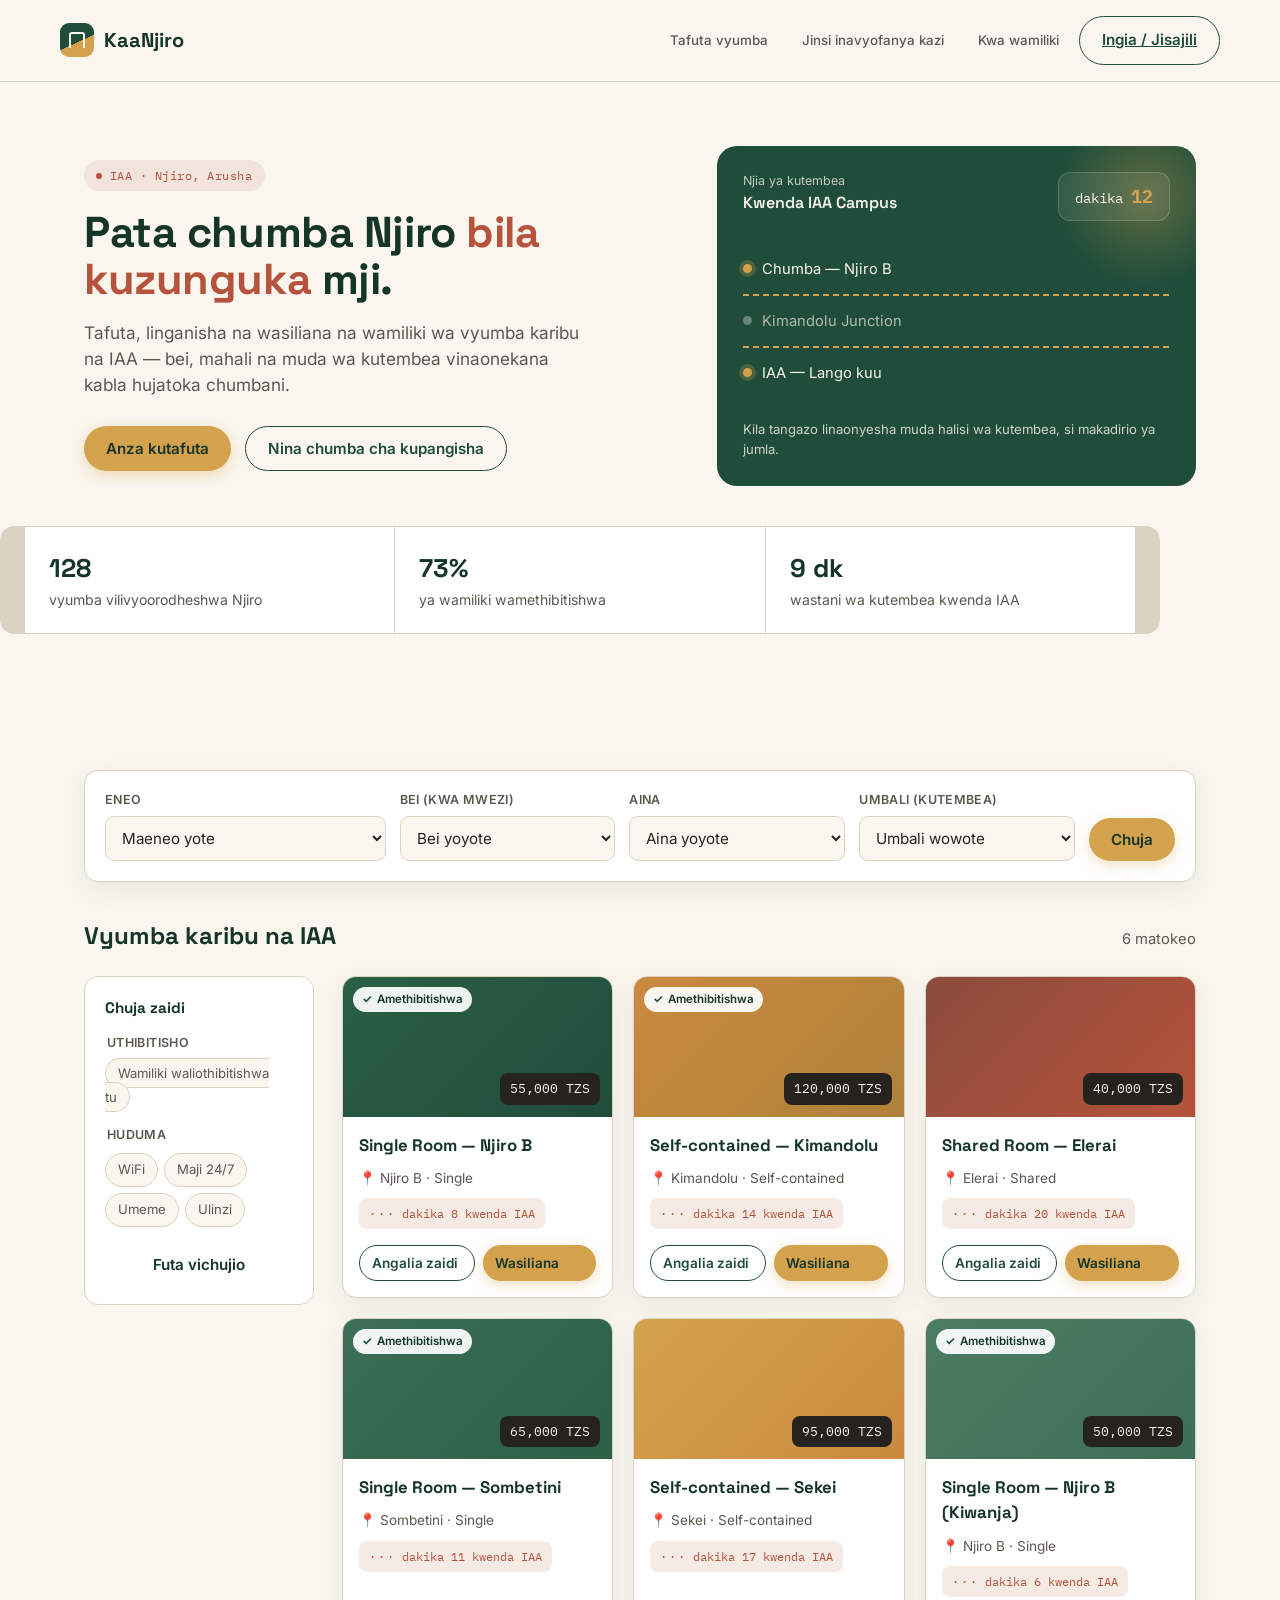
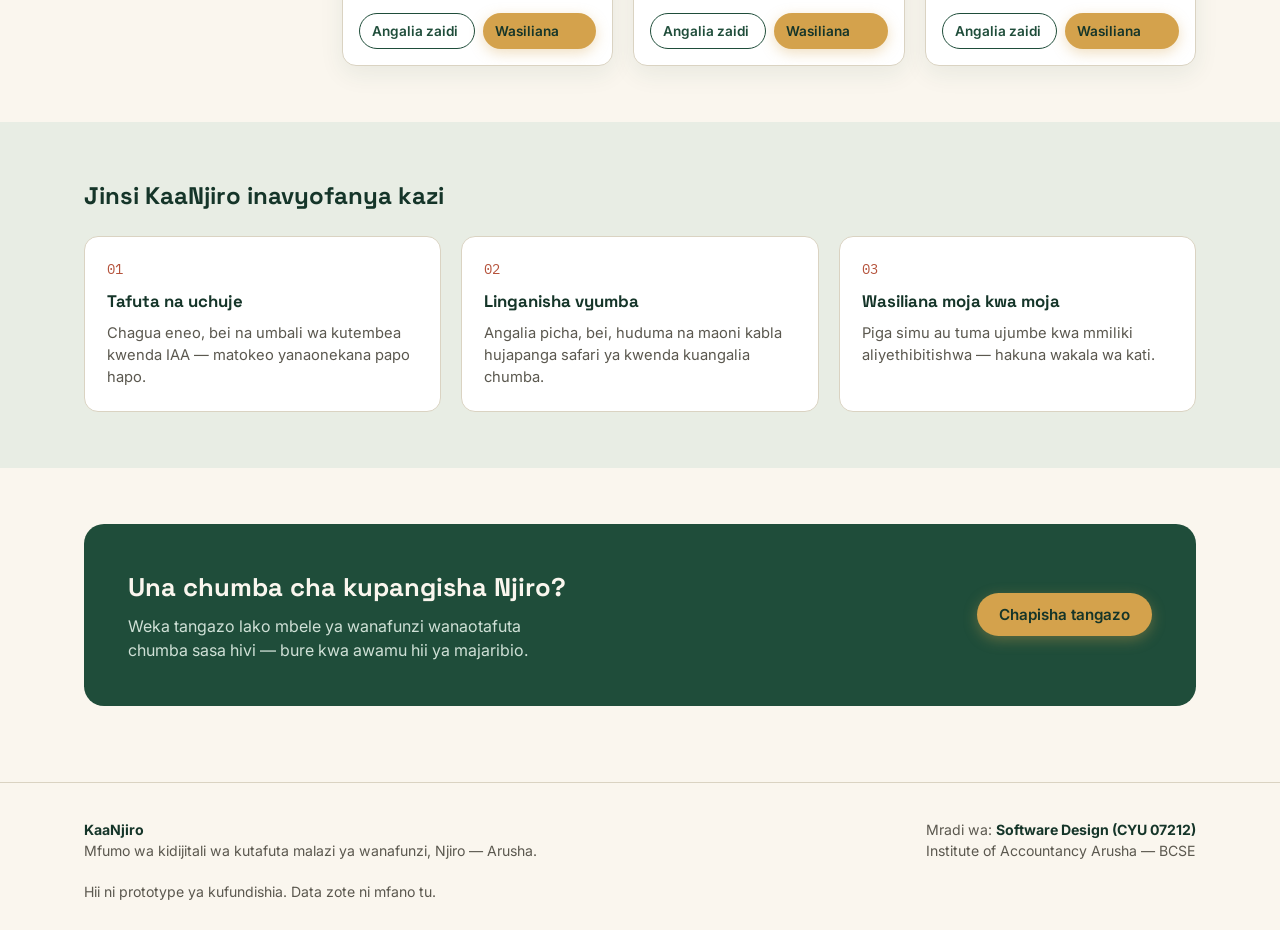
<file: index.html>
<!DOCTYPE html>
<html lang="sw">
<head>
<meta charset="UTF-8">
<meta name="viewport" content="width=device-width, initial-scale=1.0">
<title>KaaNjiro — Pata chumba, kaa karibu</title>
<link rel="preconnect" href="https://fonts.googleapis.com">
<link href="https://fonts.googleapis.com/css2?family=Space+Grotesk:wght@400;500;600;700&family=Inter:wght@400;500;600&family=IBM+Plex+Mono:wght@500;600&display=swap" rel="stylesheet">
<style>
  :root{
    --forest:#1F4D3A;
    --forest-dark:#153529;
    --gold:#D4A24C;
    --gold-dark:#B0813A;
    --soil:#B5533C;
    --cream:#FAF6EE;
    --sage:#E8EDE4;
    --ink:#26231F;
    --ink-soft:#5B584F;
    --line:#DAD3C2;
    --white:#FFFFFF;
    --radius:14px;
    --shadow: 0 8px 24px rgba(31,77,58,0.08);
  }
  *{box-sizing:border-box;}
  html{scroll-behavior:smooth;}
  body{
    margin:0;
    background:var(--cream);
    color:var(--ink);
    font-family:'Inter', sans-serif;
    font-size:16px;
    line-height:1.5;
  }
  h1,h2,h3,.display{
    font-family:'Space Grotesk', sans-serif;
    color:var(--forest-dark);
    margin:0;
  }
  .mono{ font-family:'IBM Plex Mono', monospace; }
  a{color:inherit;}
  button{font-family:inherit; cursor:pointer;}
  img{max-width:100%; display:block;}
  :focus-visible{ outline:3px solid var(--gold); outline-offset:2px; }
  @media (prefers-reduced-motion: reduce){
    *{ animation:none !important; transition:none !important; }
  }

  /* ---------- Layout shells ---------- */
  .wrap{max-width:1160px; margin:0 auto; padding:0 24px;}
  .btn{
    display:inline-flex; align-items:center; gap:8px;
    padding:12px 22px; border-radius:999px; border:none;
    font-weight:600; font-size:0.95rem; transition:transform .15s ease, box-shadow .15s ease;
  }
  .btn:hover{ transform:translateY(-1px); }
  .btn-primary{ background:var(--gold); color:var(--forest-dark); box-shadow:0 4px 14px rgba(212,162,76,0.35);}
  .btn-primary:hover{ background:var(--gold-dark); }
  .btn-outline{ background:transparent; border:1.5px solid var(--forest); color:var(--forest);}
  .btn-outline:hover{ background:var(--forest); color:var(--white);}
  .btn-ghost{ background:transparent; color:var(--forest-dark); padding:10px 14px;}
  .btn-block{ width:100%; justify-content:center; }

  /* ---------- Header ---------- */
  header{
    position:sticky; top:0; z-index:40;
    background:rgba(250,246,238,0.92); backdrop-filter:blur(6px);
    border-bottom:1px solid var(--line);
  }
  .nav{ display:flex; align-items:center; justify-content:space-between; padding:16px 0;}
  .logo{ display:flex; align-items:center; gap:10px; font-family:'Space Grotesk'; font-weight:700; font-size:1.25rem; color:var(--forest-dark);}
  .logo-mark{
    width:34px; height:34px; border-radius:9px;
    background:linear-gradient(155deg, var(--forest) 55%, var(--gold) 55%);
    position:relative; flex-shrink:0;
  }
  .logo-mark::after{
    content:""; position:absolute; inset:9px; border:2px solid var(--cream);
    border-bottom:none; border-radius:3px 3px 0 0;
  }
  .navlinks{ display:flex; align-items:center; gap:6px; }
  .navlinks button.link{ background:none; border:none; padding:10px 14px; font-weight:500; color:var(--ink-soft); border-radius:8px; }
  .navlinks button.link:hover{ background:var(--sage); color:var(--forest-dark); }

  /* ---------- Hero ---------- */
  .hero{ padding:64px 0 32px; }
  .hero-grid{ display:grid; grid-template-columns:1.1fr 0.9fr; gap:48px; align-items:center; }
  .eyebrow{
    display:inline-flex; align-items:center; gap:8px;
    font-family:'IBM Plex Mono'; font-size:0.78rem; letter-spacing:.04em;
    color:var(--soil); background:#F3E3DD; padding:6px 12px; border-radius:999px; margin-bottom:18px;
  }
  .eyebrow .dot{ width:6px; height:6px; border-radius:50%; background:var(--soil); }
  h1.hero-title{ font-size:2.7rem; line-height:1.08; font-weight:700; letter-spacing:-0.01em; }
  h1.hero-title em{ font-style:normal; color:var(--soil); }
  .hero-sub{ color:var(--ink-soft); font-size:1.08rem; margin:18px 0 28px; max-width:46ch;}
  .hero-actions{ display:flex; gap:14px; }

  .route-illustration{
    position:relative; background:var(--forest); border-radius:20px; padding:26px;
    color:var(--cream); overflow:hidden; min-height:340px; display:flex; flex-direction:column; justify-content:space-between;
  }
  .route-illustration::before{
    content:""; position:absolute; right:-40px; top:-40px; width:180px; height:180px;
    background:radial-gradient(circle, rgba(212,162,76,0.35), transparent 70%);
  }
  .route-card-top{ display:flex; justify-content:space-between; align-items:flex-start; position:relative; z-index:1;}
  .route-card-top .campus{ font-family:'Space Grotesk'; font-weight:600; }
  .route-path{ position:relative; margin:18px 0; z-index:1; }
  .route-line{
    height:2px; background-image:linear-gradient(to right, var(--gold) 60%, transparent 0%);
    background-size:10px 2px; background-repeat:repeat-x; margin:14px 0;
  }
  .route-stop{ display:flex; align-items:center; gap:10px; font-size:0.92rem; }
  .route-stop .pin{ width:9px; height:9px; border-radius:50%; background:var(--gold); flex-shrink:0; box-shadow:0 0 0 4px rgba(212,162,76,0.25);}
  .route-stop.dim{ opacity:.65; }
  .route-badge{
    position:relative; z-index:1; align-self:flex-start;
    background:rgba(255,255,255,0.08); border:1px solid rgba(255,255,255,0.18);
    padding:10px 16px; border-radius:12px; font-family:'IBM Plex Mono'; font-size:0.85rem;
  }
  .route-badge b{ color:var(--gold); font-size:1.15rem; }

  /* ---------- Stats strip ---------- */
  .stats{ display:grid; grid-template-columns:repeat(3,1fr); gap:1px; background:var(--line); border:1px solid var(--line); border-radius:14px; overflow:hidden; margin:40px 0 8px;}
  .stat{ background:var(--white); padding:22px 24px; }
  .stat b{ display:block; font-family:'Space Grotesk'; font-size:1.6rem; color:var(--forest-dark);}
  .stat span{ color:var(--ink-soft); font-size:0.88rem; }

  /* ---------- Search panel ---------- */
  .search-panel{
    background:var(--white); border:1px solid var(--line); border-radius:var(--radius);
    padding:20px; margin-top:40px; box-shadow:var(--shadow);
    display:grid; grid-template-columns:1.3fr 1fr 1fr 1fr auto; gap:14px; align-items:end;
  }
  .field label{ display:block; font-size:0.78rem; font-weight:600; color:var(--ink-soft); margin-bottom:6px; text-transform:uppercase; letter-spacing:.03em;}
  .field select, .field input{
    width:100%; padding:11px 12px; border-radius:9px; border:1px solid var(--line);
    background:var(--cream); font-family:inherit; font-size:0.95rem; color:var(--ink);
  }
  .field select:focus, .field input:focus{ border-color:var(--forest); background:var(--white); }

  /* ---------- Listings section ---------- */
  .section{ padding:56px 0; }
  .section-head{ display:flex; justify-content:space-between; align-items:baseline; margin-bottom:22px; }
  .section-head h2{ font-size:1.5rem; }
  .result-count{ color:var(--ink-soft); font-size:0.92rem; }

  .listings-layout{ display:grid; grid-template-columns:230px 1fr; gap:28px; align-items:start; }
  .filters{ background:var(--white); border:1px solid var(--line); border-radius:var(--radius); padding:20px; position:sticky; top:90px; }
  .filters h3{ font-size:0.95rem; margin-bottom:14px; }
  .filter-group{ margin-bottom:18px; }
  .filter-group legend{ font-size:0.78rem; font-weight:600; color:var(--ink-soft); text-transform:uppercase; letter-spacing:.03em; margin-bottom:8px;}
  .chip-row{ display:flex; flex-wrap:wrap; gap:6px; }
  .chip{
    border:1px solid var(--line); background:var(--cream); border-radius:999px;
    padding:6px 12px; font-size:0.82rem; color:var(--ink-soft); user-select:none;
  }
  .chip input{ display:none; }
  .chip.active, .chip:has(input:checked){ background:var(--forest); color:var(--white); border-color:var(--forest); }

  .grid{ display:grid; grid-template-columns:repeat(3, 1fr); gap:20px; }
  .card{
    background:var(--white); border:1px solid var(--line); border-radius:var(--radius);
    overflow:hidden; box-shadow:var(--shadow); display:flex; flex-direction:column;
    transition:transform .15s ease, box-shadow .15s ease;
  }
  .card:hover{ transform:translateY(-3px); box-shadow:0 14px 28px rgba(31,77,58,0.14); }
  .card-art{
    height:140px; position:relative; display:flex; align-items:flex-end; padding:12px;
  }
  .card-art .badge-verified{
    position:absolute; top:10px; left:10px; background:rgba(255,255,255,0.92); color:var(--forest-dark);
    font-size:0.72rem; font-weight:600; padding:4px 9px; border-radius:999px; display:flex; align-items:center; gap:5px;
  }
  .card-art .badge-verified::before{ content:"✓"; color:var(--forest); font-weight:700; }
  .card-art .price-tag{
    background:var(--ink); color:var(--cream); font-family:'IBM Plex Mono'; font-size:0.82rem;
    padding:6px 10px; border-radius:8px; margin-left:auto;
  }
  .card-body{ padding:16px; display:flex; flex-direction:column; gap:10px; flex:1; }
  .card-body h3{ font-size:1.05rem; }
  .card-loc{ color:var(--ink-soft); font-size:0.85rem; display:flex; align-items:center; gap:6px; }
  .mini-route{
    display:flex; align-items:center; gap:6px; font-family:'IBM Plex Mono'; font-size:0.78rem;
    color:var(--soil); background:#F6EAE5; padding:6px 10px; border-radius:8px; width:fit-content;
  }
  .mini-route .foot{ letter-spacing:2px; }
  .card-foot{ display:flex; gap:8px; margin-top:auto; padding-top:6px; }
  .card-foot .btn{ flex:1; padding:9px 12px; font-size:0.85rem; }

  /* Art gradients per room "type" as illustrated placeholders (no stock photos) */
  .art-1{ background:linear-gradient(135deg,#2B5F46,#1F4D3A); }
  .art-2{ background:linear-gradient(135deg,#C98A3E,#B0813A); }
  .art-3{ background:linear-gradient(135deg,#8B4B3B,#B5533C); }
  .art-4{ background:linear-gradient(135deg,#3C6E58,#2B5F46); }
  .art-5{ background:linear-gradient(135deg,#D4A24C,#C98A3E); }
  .art-6{ background:linear-gradient(135deg,#4C7C63,#3C6E58); }

  .empty-state{
    text-align:center; padding:60px 20px; background:var(--white); border:1px dashed var(--line); border-radius:var(--radius);
  }
  .empty-state h3{ margin-bottom:6px; }
  .empty-state p{ color:var(--ink-soft); margin:0 0 16px; }

  /* ---------- How it works ---------- */
  .steps{ display:grid; grid-template-columns:repeat(3,1fr); gap:20px; }
  .step{ background:var(--white); border:1px solid var(--line); border-radius:var(--radius); padding:22px; }
  .step .num{ font-family:'IBM Plex Mono'; color:var(--soil); font-size:0.85rem; margin-bottom:10px; display:block;}
  .step h3{ font-size:1.05rem; margin-bottom:8px; }
  .step p{ color:var(--ink-soft); font-size:0.92rem; margin:0; }

  /* ---------- Landlord CTA band ---------- */
  .cta-band{
    background:var(--forest); color:var(--cream); border-radius:20px; padding:44px;
    display:flex; justify-content:space-between; align-items:center; gap:24px;
  }
  .cta-band h2{ color:var(--cream); font-size:1.6rem; margin-bottom:8px; }
  .cta-band p{ color:#CFE0D6; max-width:44ch; margin:0; }

  /* ---------- Footer ---------- */
  footer{ border-top:1px solid var(--line); padding:36px 0 28px; margin-top:20px; }
  .foot-grid{ display:flex; justify-content:space-between; flex-wrap:wrap; gap:20px; color:var(--ink-soft); font-size:0.88rem;}
  .foot-grid b{ color:var(--forest-dark); }

  /* ---------- Modal ---------- */
  .overlay{
    position:fixed; inset:0; background:rgba(38,35,31,0.55); display:none;
    align-items:center; justify-content:center; z-index:100; padding:20px;
  }
  .overlay.open{ display:flex; }
  .modal{
    background:var(--white); border-radius:18px; width:100%; max-width:560px;
    max-height:88vh; overflow-y:auto; padding:0; position:relative;
  }
  .modal-header{
    display:flex; justify-content:space-between; align-items:center; padding:20px 24px;
    border-bottom:1px solid var(--line); position:sticky; top:0; background:var(--white); z-index:2;
  }
  .modal-header h2{ font-size:1.2rem; }
  .modal-close{ background:none; border:none; font-size:1.3rem; color:var(--ink-soft); line-height:1; padding:4px; }
  .modal-body{ padding:22px 24px 26px; }

  .detail-art{ height:200px; border-radius:12px; margin-bottom:18px; position:relative; }
  .detail-price{ font-family:'IBM Plex Mono'; font-size:1.4rem; color:var(--forest-dark); font-weight:600; }
  .detail-meta{ color:var(--ink-soft); font-size:0.92rem; margin:6px 0 16px; }
  .amenities{ display:flex; flex-wrap:wrap; gap:8px; margin:14px 0; }
  .amenity{ background:var(--sage); border-radius:999px; padding:6px 12px; font-size:0.82rem; color:var(--forest-dark);}
  .landlord-box{
    display:flex; align-items:center; gap:12px; background:var(--cream); border:1px solid var(--line);
    border-radius:12px; padding:14px; margin-top:18px;
  }
  .avatar{ width:42px; height:42px; border-radius:50%; background:var(--gold); flex-shrink:0; display:flex; align-items:center; justify-content:center; font-family:'Space Grotesk'; font-weight:700; color:var(--forest-dark); }
  .landlord-box .name{ font-weight:600; font-size:0.95rem; }
  .landlord-box .tag{ font-size:0.8rem; color:var(--ink-soft); }

  form .field{ margin-bottom:14px; }
  .form-row{ display:grid; grid-template-columns:1fr 1fr; gap:12px; }
  textarea{ width:100%; padding:11px 12px; border-radius:9px; border:1px solid var(--line); background:var(--cream); font-family:inherit; resize:vertical; min-height:80px; }
  .tabs{ display:flex; gap:4px; background:var(--sage); padding:4px; border-radius:10px; margin-bottom:18px; }
  .tab{ flex:1; text-align:center; padding:9px; border:none; background:transparent; border-radius:8px; font-weight:600; color:var(--ink-soft); font-size:0.88rem; }
  .tab.active{ background:var(--white); color:var(--forest-dark); box-shadow:0 2px 6px rgba(0,0,0,0.06); }
  .role-toggle{ display:flex; gap:10px; margin-bottom:16px; }
  .role-opt{ flex:1; border:1.5px solid var(--line); border-radius:10px; padding:12px; text-align:center; font-size:0.88rem; }
  .role-opt input{ display:none; }
  .role-opt:has(input:checked){ border-color:var(--forest); background:var(--sage); color:var(--forest-dark); font-weight:600; }

  /* Toast */
  .toast{
    position:fixed; bottom:24px; left:50%; transform:translateX(-50%) translateY(20px);
    background:var(--forest-dark); color:var(--cream); padding:14px 22px; border-radius:999px;
    font-size:0.9rem; opacity:0; transition:opacity .25s ease, transform .25s ease; z-index:200; pointer-events:none;
    display:flex; align-items:center; gap:8px;
  }
  .toast.show{ opacity:1; transform:translateX(-50%) translateY(0); }

  @media (max-width: 900px){
    .hero-grid{ grid-template-columns:1fr; }
    .search-panel{ grid-template-columns:1fr 1fr; }
    .search-panel .btn{ grid-column:1 / -1; }
    .listings-layout{ grid-template-columns:1fr; }
    .filters{ position:static; }
    .grid{ grid-template-columns:repeat(2,1fr); }
    .stats{ grid-template-columns:1fr; }
    .cta-band{ flex-direction:column; text-align:center; }
  }
  @media (max-width: 560px){
    .grid{ grid-template-columns:1fr; }
    .navlinks{ display:none; }
    h1.hero-title{ font-size:2rem; }
    .search-panel{ grid-template-columns:1fr; }
    .steps{ grid-template-columns:1fr; }
  }
</style>
</head>
<body>

<header>
  <div class="wrap nav">
    <div class="logo"><span class="logo-mark"></span>KaaNjiro</div>
    <nav class="navlinks">
      <button class="link" onclick="scrollToId('listings')">Tafuta vyumba</button>
      <button class="link" onclick="scrollToId('jinsi-inavyofanya')">Jinsi inavyofanya kazi</button>
      <button class="link" onclick="openModal('modal-post')">Kwa wamiliki</button>
      <a class="btn btn-outline" href="login.html">Ingia / Jisajili</a>
    </nav>
  </div>
</header>

<main>
  <!-- HERO -->
  <section class="hero">
    <div class="wrap hero-grid">
      <div>
        <span class="eyebrow"><span class="dot"></span> IAA · Njiro, Arusha</span>
        <h1 class="hero-title">Pata chumba Njiro <em>bila kuzunguka</em> mji.</h1>
        <p class="hero-sub">Tafuta, linganisha na wasiliana na wamiliki wa vyumba karibu na IAA — bei, mahali na muda wa kutembea vinaonekana kabla hujatoka chumbani.</p>
        <div class="hero-actions">
          <button class="btn btn-primary" onclick="scrollToId('listings')">Anza kutafuta</button>
          <button class="btn btn-outline" onclick="openModal('modal-post')">Nina chumba cha kupangisha</button>
        </div>
      </div>

      <div class="route-illustration">
        <div class="route-card-top">
          <div>
            <div style="font-size:.78rem; opacity:.75;">Njia ya kutembea</div>
            <div class="campus">Kwenda IAA Campus</div>
          </div>
          <div class="route-badge">dakika <b>12</b></div>
        </div>
        <div class="route-path">
          <div class="route-stop"><span class="pin"></span> Chumba — Njiro B</div>
          <div class="route-line"></div>
          <div class="route-stop dim"><span class="pin" style="background:rgba(255,255,255,.5); box-shadow:none;"></span> Kimandolu Junction</div>
          <div class="route-line"></div>
          <div class="route-stop"><span class="pin"></span> IAA — Lango kuu</div>
        </div>
        <div style="font-size:.82rem; opacity:.8; position:relative; z-index:1;">Kila tangazo linaonyesha muda halisi wa kutembea, si makadirio ya jumla.</div>
      </div>
    </div>

    <div class="wrap stats">
      <div class="stat"><b>128</b><span>vyumba vilivyoorodheshwa Njiro</span></div>
      <div class="stat"><b>73%</b><span>ya wamiliki wamethibitishwa</span></div>
      <div class="stat"><b>9 dk</b><span>wastani wa kutembea kwenda IAA</span></div>
    </div>
  </section>

  <!-- LISTINGS -->
  <section class="section" id="listings">
    <div class="wrap">
      <div class="search-panel">
        <div class="field">
          <label for="f-area">Eneo</label>
          <select id="f-area" onchange="applyFilters()">
            <option value="">Maeneo yote</option>
            <option>Njiro B</option>
            <option>Kimandolu</option>
            <option>Elerai</option>
            <option>Sombetini</option>
            <option>Sekei</option>
          </select>
        </div>
        <div class="field">
          <label for="f-price">Bei (kwa mwezi)</label>
          <select id="f-price" onchange="applyFilters()">
            <option value="">Bei yoyote</option>
            <option value="0-60000">Chini ya 60,000</option>
            <option value="60000-100000">60,000 – 100,000</option>
            <option value="100000-99999999">Zaidi ya 100,000</option>
          </select>
        </div>
        <div class="field">
          <label for="f-type">Aina</label>
          <select id="f-type" onchange="applyFilters()">
            <option value="">Aina yoyote</option>
            <option>Single</option>
            <option>Self-contained</option>
            <option>Shared</option>
          </select>
        </div>
        <div class="field">
          <label for="f-walk">Umbali (kutembea)</label>
          <select id="f-walk" onchange="applyFilters()">
            <option value="">Umbali wowote</option>
            <option value="10">Chini ya dakika 10</option>
            <option value="15">Chini ya dakika 15</option>
            <option value="9999">Yoyote</option>
          </select>
        </div>
        <button class="btn btn-primary" onclick="applyFilters()">Chuja</button>
      </div>

      <div class="section-head" style="margin-top:36px;">
        <h2>Vyumba karibu na IAA</h2>
        <span class="result-count" id="result-count">— matokeo</span>
      </div>

      <div class="listings-layout">
        <aside class="filters">
          <h3>Chuja zaidi</h3>
          <div class="filter-group">
            <legend>Uthibitisho</legend>
            <label class="chip"><input type="checkbox" id="f-verified" onchange="applyFilters()"> Wamiliki waliothibitishwa tu</label>
          </div>
          <div class="filter-group">
            <legend>Huduma</legend>
            <div class="chip-row">
              <label class="chip"><input type="checkbox" class="amenity-filter" value="WiFi" onchange="applyFilters()"> WiFi</label>
              <label class="chip"><input type="checkbox" class="amenity-filter" value="Maji 24/7" onchange="applyFilters()"> Maji 24/7</label>
              <label class="chip"><input type="checkbox" class="amenity-filter" value="Umeme" onchange="applyFilters()"> Umeme</label>
              <label class="chip"><input type="checkbox" class="amenity-filter" value="Usalama" onchange="applyFilters()"> Ulinzi</label>
            </div>
          </div>
          <button class="btn btn-ghost btn-block" onclick="resetFilters()">Futa vichujio</button>
        </aside>

        <div id="grid" class="grid"><!-- rooms injected by JS --></div>
      </div>
    </div>
  </section>

  <!-- HOW IT WORKS -->
  <section class="section" id="jinsi-inavyofanya" style="background:var(--sage);">
    <div class="wrap">
      <div class="section-head"><h2>Jinsi KaaNjiro inavyofanya kazi</h2></div>
      <div class="steps">
        <div class="step"><span class="num">01</span><h3>Tafuta na uchuje</h3><p>Chagua eneo, bei na umbali wa kutembea kwenda IAA — matokeo yanaonekana papo hapo.</p></div>
        <div class="step"><span class="num">02</span><h3>Linganisha vyumba</h3><p>Angalia picha, bei, huduma na maoni kabla hujapanga safari ya kwenda kuangalia chumba.</p></div>
        <div class="step"><span class="num">03</span><h3>Wasiliana moja kwa moja</h3><p>Piga simu au tuma ujumbe kwa mmiliki aliyethibitishwa — hakuna wakala wa kati.</p></div>
      </div>
    </div>
  </section>

  <!-- LANDLORD CTA -->
  <section class="section">
    <div class="wrap">
      <div class="cta-band">
        <div>
          <h2>Una chumba cha kupangisha Njiro?</h2>
          <p>Weka tangazo lako mbele ya wanafunzi wanaotafuta chumba sasa hivi — bure kwa awamu hii ya majaribio.</p>
        </div>
        <button class="btn btn-primary" onclick="openModal('modal-post')">Chapisha tangazo</button>
      </div>
    </div>
  </section>
</main>

<footer>
  <div class="wrap foot-grid">
    <div><b>KaaNjiro</b><br>Mfumo wa kidijitali wa kutafuta malazi ya wanafunzi, Njiro — Arusha.</div>
    <div>Mradi wa: <b>Software Design (CYU 07212)</b><br>Institute of Accountancy Arusha — BCSE</div>
    <div>Hii ni prototype ya kufundishia. Data zote ni mfano tu.</div>
  </div>
</footer>

<!-- ROOM DETAIL MODAL -->
<div class="overlay" id="modal-detail" onclick="closeOnOverlay(event,'modal-detail')">
  <div class="modal">
    <div class="modal-header"><h2>Maelezo ya chumba</h2><button class="modal-close" onclick="closeModal('modal-detail')">✕</button></div>
    <div class="modal-body" id="detail-content"><!-- injected --></div>
  </div>
</div>

<!-- POST ROOM MODAL -->
<div class="overlay" id="modal-post" onclick="closeOnOverlay(event,'modal-post')">
  <div class="modal">
    <div class="modal-header"><h2>Chapisha tangazo la chumba</h2><button class="modal-close" onclick="closeModal('modal-post')">✕</button></div>
    <div class="modal-body">
      <form id="post-form" onsubmit="handlePostRoom(event)">
        <div class="field"><label for="p-title">Jina la chumba</label><input id="p-title" required placeholder="Mfano: Single Room — Njiro B"></div>
        <div class="form-row">
          <div class="field"><label for="p-area">Eneo</label>
            <select id="p-area" required>
              <option>Njiro B</option><option>Kimandolu</option><option>Elerai</option><option>Sombetini</option><option>Sekei</option>
            </select>
          </div>
          <div class="field"><label for="p-price">Bei (TZS/mwezi)</label><input id="p-price" type="number" min="0" required placeholder="70000"></div>
        </div>
        <div class="form-row">
          <div class="field"><label for="p-type">Aina ya chumba</label>
            <select id="p-type"><option>Single</option><option>Self-contained</option><option>Shared</option></select>
          </div>
          <div class="field"><label for="p-walk">Dakika za kutembea kwenda IAA</label><input id="p-walk" type="number" min="1" required placeholder="12"></div>
        </div>
        <div class="field"><label for="p-desc">Maelezo mafupi</label><textarea id="p-desc" placeholder="Eleza kuhusu chumba, mazingira na huduma..."></textarea></div>
        <div class="field"><label for="p-phone">Namba ya simu ya mmiliki</label><input id="p-phone" type="tel" required placeholder="07XX XXX XXX"></div>
        <div class="field"><label>Picha ya chumba (hiari — prototype haihifadhi faili)</label><input type="file" accept="image/*"></div>
        <button class="btn btn-primary btn-block" type="submit">Chapisha tangazo</button>
      </form>
    </div>
  </div>
</div>

<div class="toast" id="toast"></div>

<script>
  /* ---------------- Mock data (in-memory only, no storage APIs) ---------------- */
  let rooms = [
    { id:1, title:"Single Room — Njiro B", area:"Njiro B", price:55000, type:"Single", walk:8, verified:true,
      amenities:["WiFi","Maji 24/7"], art:"art-1",
      desc:"Chumba kidogo na safi, karibu na kituo cha daladala Njiro B. Kinafaa kwa mwanafunzi mmoja.",
      landlord:"Mama Rehema", phone:"0712 345 678" },
    { id:2, title:"Self-contained — Kimandolu", area:"Kimandolu", price:120000, type:"Self-contained", walk:14, verified:true,
      amenities:["WiFi","Umeme","Usalama"], art:"art-2",
      desc:"Chumba binafsi chenye bafu na jiko dogo la ndani. Uzio wa usalama na mlinzi wa usiku.",
      landlord:"Mzee Kombo", phone:"0754 112 233" },
    { id:3, title:"Shared Room — Elerai", area:"Elerai", price:40000, type:"Shared", walk:20, verified:false,
      amenities:["Maji 24/7"], art:"art-3",
      desc:"Chumba cha kushirikiana na mwanafunzi mwingine, gharama nafuu zaidi eneo la Elerai.",
      landlord:"Baba Juma", phone:"0788 900 112" },
    { id:4, title:"Single Room — Sombetini", area:"Sombetini", price:65000, type:"Single", walk:11, verified:true,
      amenities:["WiFi","Usalama"], art:"art-4",
      desc:"Chumba tulivu mbali kidogo na kelele za mjini, njia nzuri ya kutembea kwenda IAA.",
      landlord:"Dada Neema", phone:"0765 224 981" },
    { id:5, title:"Self-contained — Sekei", area:"Sekei", price:95000, type:"Self-contained", walk:17, verified:false,
      amenities:["WiFi","Maji 24/7","Umeme"], art:"art-5",
      desc:"Nyumba ndogo ya kujitegemea, jikoni na choo cha ndani, karibu na soko la Sekei.",
      landlord:"Ndugu Athumani", phone:"0713 556 789" },
    { id:6, title:"Single Room — Njiro B (Kiwanja)", area:"Njiro B", price:50000, type:"Single", walk:6, verified:true,
      amenities:["Maji 24/7","Usalama"], art:"art-6",
      desc:"Chumba kilicho karibu zaidi na lango la IAA, dakika chache tu kwa mguu.",
      landlord:"Mama Aisha", phone:"0622 334 556" },
  ];

  let editableState = { area:"", priceRange:"", type:"", walk:"", verifiedOnly:false, amenities:[] };

  function fmtTZS(n){ return n.toLocaleString('en-US') + " TZS"; }

  function roomCardHTML(r){
    return `
      <article class="card">
        <div class="card-art ${r.art}">
          ${r.verified ? '<span class="badge-verified">Amethibitishwa</span>' : ''}
          <span class="price-tag mono">${fmtTZS(r.price)}</span>
        </div>
        <div class="card-body">
          <h3>${r.title}</h3>
          <div class="card-loc">📍 ${r.area} · ${r.type}</div>
          <div class="mini-route"><span class="foot">···</span> dakika ${r.walk} kwenda IAA</div>
          <div class="card-foot">
            <button class="btn btn-outline" onclick="openDetail(${r.id})">Angalia zaidi</button>
            <button class="btn btn-primary" onclick="openDetail(${r.id})">Wasiliana</button>
          </div>
        </div>
      </article>`;
  }

  function renderGrid(list){
    const grid = document.getElementById('grid');
    document.getElementById('result-count').textContent = list.length + " matokeo";
    if(list.length === 0){
      grid.innerHTML = `<div class="empty-state" style="grid-column:1/-1;">
        <h3>Hakuna chumba kinachokidhi vichujio hivi</h3>
        <p>Jaribu kupunguza vichujio, au angalia maeneo mengine karibu na Njiro.</p>
        <button class="btn btn-outline" onclick="resetFilters()">Futa vichujio vyote</button>
      </div>`;
      return;
    }
    grid.innerHTML = list.map(roomCardHTML).join('');
  }

  function applyFilters(){
    const area = document.getElementById('f-area').value;
    const priceRange = document.getElementById('f-price').value;
    const type = document.getElementById('f-type').value;
    const walk = document.getElementById('f-walk').value;
    const verifiedOnly = document.getElementById('f-verified').checked;
    const amenityChecks = Array.from(document.querySelectorAll('.amenity-filter:checked')).map(c=>c.value);

    let list = rooms.filter(r=>{
      if(area && r.area !== area) return false;
      if(type && r.type !== type) return false;
      if(verifiedOnly && !r.verified) return false;
      if(walk && r.walk > Number(walk)) return false;
      if(priceRange){
        const [min,max] = priceRange.split('-').map(Number);
        if(r.price < min || r.price > max) return false;
      }
      if(amenityChecks.length && !amenityChecks.every(a => r.amenities.includes(a))) return false;
      return true;
    });
    renderGrid(list);
  }

  function resetFilters(){
    document.getElementById('f-area').value = "";
    document.getElementById('f-price').value = "";
    document.getElementById('f-type').value = "";
    document.getElementById('f-walk').value = "";
    document.getElementById('f-verified').checked = false;
    document.querySelectorAll('.amenity-filter').forEach(c=>c.checked=false);
    renderGrid(rooms);
  }

  function openDetail(id){
    const r = rooms.find(x=>x.id===id);
    if(!r) return;
    document.getElementById('detail-content').innerHTML = `
      <div class="detail-art ${r.art}"></div>
      <h2>${r.title}</h2>
      <div class="detail-price">${fmtTZS(r.price)} <span style="font-size:.9rem; color:var(--ink-soft); font-weight:400;">/ mwezi</span></div>
      <div class="detail-meta">📍 ${r.area} · ${r.type} · <span class="mono">dakika ${r.walk} kwenda IAA</span></div>
      <p>${r.desc}</p>
      <div class="amenities">${r.amenities.map(a=>`<span class="amenity">${a}</span>`).join('')}</div>
      <div class="landlord-box">
        <div class="avatar">${r.landlord.charAt(0)}</div>
        <div>
          <div class="name">${r.landlord} ${r.verified ? '· ✓ Amethibitishwa' : ''}</div>
          <div class="tag">Mmiliki wa chumba</div>
        </div>
      </div>
      <button class="btn btn-primary btn-block" style="margin-top:18px;" onclick="showToast('Namba: ${r.phone} — piga au tuma WhatsApp')">📞 Wasiliana na Mmiliki</button>
    `;
    openModal('modal-detail');
  }

  function handlePostRoom(e){
    e.preventDefault();
    const newRoom = {
      id: rooms.length ? Math.max(...rooms.map(r=>r.id))+1 : 1,
      title: document.getElementById('p-title').value,
      area: document.getElementById('p-area').value,
      price: Number(document.getElementById('p-price').value),
      type: document.getElementById('p-type').value,
      walk: Number(document.getElementById('p-walk').value),
      verified: false,
      amenities: [],
      art: "art-" + ((rooms.length % 6) + 1),
      desc: document.getElementById('p-desc').value || "Hakuna maelezo ya ziada yaliyotolewa na mmiliki.",
      landlord: "Mmiliki mpya",
      phone: document.getElementById('p-phone').value,
    };
    rooms.unshift(newRoom);
    document.getElementById('post-form').reset();
    closeModal('modal-post');
    renderGrid(rooms);
    scrollToId('listings');
    showToast('Tangazo lako limechapishwa — sasa linaonekana kwenye orodha.');
  }

  function openModal(id){ document.getElementById(id).classList.add('open'); }
  function closeModal(id){ document.getElementById(id).classList.remove('open'); }
  function closeOnOverlay(e,id){ if(e.target.id===id) closeModal(id); }
  function scrollToId(id){ document.getElementById(id).scrollIntoView({behavior:'smooth'}); }

  let toastTimer;
  function showToast(msg){
    const t = document.getElementById('toast');
    t.textContent = msg;
    t.classList.add('show');
    clearTimeout(toastTimer);
    toastTimer = setTimeout(()=>t.classList.remove('show'), 3200);
  }

  // init
  renderGrid(rooms);
</script>
</body>
</html>
</file>
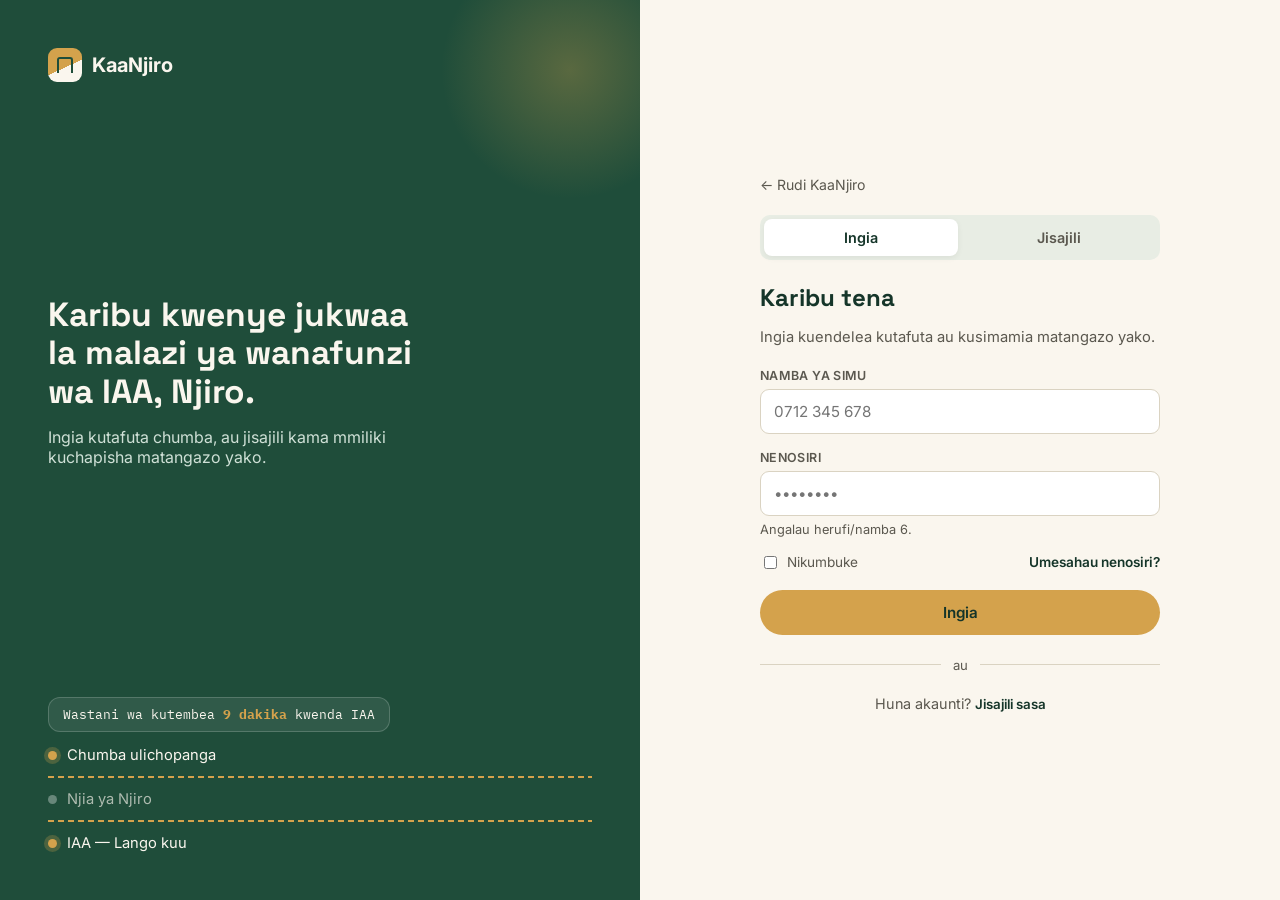
<file: login.html>
<!DOCTYPE html>
<html lang="sw">
<head>
<meta charset="UTF-8">
<meta name="viewport" content="width=device-width, initial-scale=1.0">
<title>Ingia au Jisajili — KaaNjiro</title>
<link rel="preconnect" href="https://fonts.googleapis.com">
<link href="https://fonts.googleapis.com/css2?family=Space+Grotesk:wght@400;500;600;700&family=Inter:wght@400;500;600&family=IBM+Plex+Mono:wght@500;600&display=swap" rel="stylesheet">
<style>
  :root{
    --forest:#1F4D3A;
    --forest-dark:#153529;
    --gold:#D4A24C;
    --gold-dark:#B0813A;
    --soil:#B5533C;
    --cream:#FAF6EE;
    --sage:#E8EDE4;
    --ink:#26231F;
    --ink-soft:#5B584F;
    --line:#DAD3C2;
    --white:#FFFFFF;
    --radius:14px;
  }
  *{box-sizing:border-box;}
  body{
    margin:0; min-height:100vh; background:var(--cream); color:var(--ink);
    font-family:'Inter', sans-serif; font-size:16px;
  }
  h1,h2,h3{ font-family:'Space Grotesk', sans-serif; color:var(--forest-dark); margin:0; }
  .mono{ font-family:'IBM Plex Mono', monospace; }
  a{ color:inherit; }
  button{ font-family:inherit; cursor:pointer; }
  :focus-visible{ outline:3px solid var(--gold); outline-offset:2px; }
  @media (prefers-reduced-motion: reduce){ *{ animation:none !important; transition:none !important; } }

  .screen{ min-height:100vh; display:grid; grid-template-columns:1fr 1fr; }

  /* -------- Left: brand / route panel -------- */
  .brand-panel{
    background:var(--forest); color:var(--cream); padding:48px;
    display:flex; flex-direction:column; justify-content:space-between; position:relative; overflow:hidden;
  }
  .brand-panel::before{
    content:""; position:absolute; right:-60px; top:-60px; width:260px; height:260px;
    background:radial-gradient(circle, rgba(212,162,76,0.32), transparent 70%);
  }
  .logo{ display:flex; align-items:center; gap:10px; font-weight:700; font-size:1.25rem; position:relative; z-index:1; }
  .logo-mark{
    width:34px; height:34px; border-radius:9px;
    background:linear-gradient(155deg, var(--gold) 55%, var(--cream) 55%);
    position:relative; flex-shrink:0;
  }
  .logo-mark::after{ content:""; position:absolute; inset:9px; border:2px solid var(--forest); border-bottom:none; border-radius:3px 3px 0 0; }
  .logo a{ color:var(--cream); text-decoration:none; display:flex; align-items:center; gap:10px; }

  .brand-copy{ position:relative; z-index:1; max-width:38ch; }
  .brand-copy h1{ color:var(--cream); font-size:2.1rem; line-height:1.15; margin-bottom:14px; }
  .brand-copy p{ color:#CFE0D6; font-size:1rem; }

  .route-path{ position:relative; z-index:1; }
  .route-line{
    height:2px; background-image:linear-gradient(to right, var(--gold) 60%, transparent 0%);
    background-size:10px 2px; background-repeat:repeat-x; margin:12px 0;
  }
  .route-stop{ display:flex; align-items:center; gap:10px; font-size:0.92rem; }
  .route-stop .pin{ width:9px; height:9px; border-radius:50%; background:var(--gold); flex-shrink:0; box-shadow:0 0 0 4px rgba(212,162,76,0.25); }
  .route-stop.dim{ opacity:.65; }
  .route-badge{
    display:inline-block; background:rgba(255,255,255,0.08); border:1px solid rgba(255,255,255,0.18);
    padding:8px 14px; border-radius:12px; font-family:'IBM Plex Mono'; font-size:0.82rem; margin-bottom:14px; z-index:1; position:relative;
  }
  .route-badge b{ color:var(--gold); }

  /* -------- Right: form panel -------- */
  .form-panel{ display:flex; align-items:center; justify-content:center; padding:32px; }
  .form-card{ width:100%; max-width:400px; }
  .back-link{
    display:inline-flex; align-items:center; gap:6px; font-size:0.88rem; color:var(--ink-soft);
    text-decoration:none; margin-bottom:22px;
  }
  .back-link:hover{ color:var(--forest-dark); }

  .form-card h2{ font-size:1.5rem; margin-bottom:6px; }
  .form-sub{ color:var(--ink-soft); font-size:0.92rem; margin-bottom:22px; }

  .tabs{ display:flex; gap:4px; background:var(--sage); padding:4px; border-radius:10px; margin-bottom:22px; }
  .tab{ flex:1; text-align:center; padding:10px; border:none; background:transparent; border-radius:8px; font-weight:600; color:var(--ink-soft); font-size:0.9rem; }
  .tab.active{ background:var(--white); color:var(--forest-dark); box-shadow:0 2px 6px rgba(0,0,0,0.06); }

  .role-toggle{ display:flex; gap:10px; margin-bottom:18px; }
  .role-opt{ flex:1; border:1.5px solid var(--line); border-radius:10px; padding:12px; text-align:center; font-size:0.86rem; background:var(--white); }
  .role-opt input{ display:none; }
  .role-opt:has(input:checked){ border-color:var(--forest); background:var(--sage); color:var(--forest-dark); font-weight:600; }

  .field{ margin-bottom:16px; }
  .field label{ display:block; font-size:0.78rem; font-weight:600; color:var(--ink-soft); margin-bottom:6px; text-transform:uppercase; letter-spacing:.03em; }
  .field input{
    width:100%; padding:12px 13px; border-radius:9px; border:1px solid var(--line);
    background:var(--white); font-family:inherit; font-size:0.95rem; color:var(--ink);
  }
  .field input:focus{ border-color:var(--forest); }
  .field-hint{ font-size:0.8rem; color:var(--ink-soft); margin-top:6px; }
  .field-error{ font-size:0.8rem; color:var(--soil); margin-top:6px; display:none; }
  .field.invalid input{ border-color:var(--soil); }
  .field.invalid .field-error{ display:block; }

  .row-between{ display:flex; justify-content:space-between; align-items:center; margin:2px 0 18px; font-size:0.85rem; }
  .row-between label{ display:flex; align-items:center; gap:7px; color:var(--ink-soft); }
  .row-between a{ color:var(--forest-dark); font-weight:600; text-decoration:none; }
  .row-between a:hover{ text-decoration:underline; }

  .btn{
    display:inline-flex; align-items:center; justify-content:center; gap:8px; width:100%;
    padding:13px 22px; border-radius:999px; border:none; font-weight:600; font-size:0.95rem;
    background:var(--gold); color:var(--forest-dark); transition:transform .15s ease, background .15s ease;
  }
  .btn:hover{ background:var(--gold-dark); transform:translateY(-1px); }

  .divider{ display:flex; align-items:center; gap:12px; margin:22px 0; color:var(--ink-soft); font-size:0.82rem; }
  .divider::before, .divider::after{ content:""; flex:1; height:1px; background:var(--line); }

  .switch-line{ text-align:center; font-size:0.9rem; color:var(--ink-soft); margin-top:6px; }
  .switch-line button{ background:none; border:none; color:var(--forest-dark); font-weight:600; padding:0; }
  .switch-line button:hover{ text-decoration:underline; }

  .toast{
    position:fixed; bottom:24px; left:50%; transform:translateX(-50%) translateY(20px);
    background:var(--forest-dark); color:var(--cream); padding:14px 22px; border-radius:999px;
    font-size:0.9rem; opacity:0; transition:opacity .25s ease, transform .25s ease; z-index:200; pointer-events:none;
  }
  .toast.show{ opacity:1; transform:translateX(-50%) translateY(0); }

  @media (max-width: 860px){
    .screen{ grid-template-columns:1fr; }
    .brand-panel{ padding:32px 28px; min-height:260px; }
    .brand-copy h1{ font-size:1.6rem; }
    .form-panel{ padding:28px 22px 60px; }
  }
</style>
</head>
<body>
<div class="screen">
  <!-- BRAND / CONTEXT PANEL -->
  <div class="brand-panel">
    <div class="logo"><a href="index.html"><span class="logo-mark"></span>KaaNjiro</a></div>

    <div class="brand-copy">
      <h1>Karibu kwenye jukwaa la malazi ya wanafunzi wa IAA, Njiro.</h1>
      <p>Ingia kutafuta chumba, au jisajili kama mmiliki kuchapisha matangazo yako.</p>
    </div>

    <div class="route-path">
      <div class="route-badge">Wastani wa kutembea <b>9 dakika</b> kwenda IAA</div>
      <div class="route-stop"><span class="pin"></span> Chumba ulichopanga</div>
      <div class="route-line"></div>
      <div class="route-stop dim"><span class="pin" style="background:rgba(255,255,255,.5); box-shadow:none;"></span> Njia ya Njiro</div>
      <div class="route-line"></div>
      <div class="route-stop"><span class="pin"></span> IAA — Lango kuu</div>
    </div>
  </div>

  <!-- FORM PANEL -->
  <div class="form-panel">
    <div class="form-card">
      <a class="back-link" href="index.html">← Rudi KaaNjiro</a>

      <div class="tabs">
        <button class="tab active" id="tab-login" onclick="switchTab('login')" type="button">Ingia</button>
        <button class="tab" id="tab-register" onclick="switchTab('register')" type="button">Jisajili</button>
      </div>

      <h2 id="form-title">Karibu tena</h2>
      <p class="form-sub" id="form-sub">Ingia kuendelea kutafuta au kusimamia matangazo yako.</p>

      <form id="auth-form" onsubmit="handleAuth(event)" novalidate>

        <div class="role-toggle" id="role-toggle" style="display:none;">
          <label class="role-opt"><input type="radio" name="role" value="mwanafunzi" checked>Mimi ni Mwanafunzi</label>
          <label class="role-opt"><input type="radio" name="role" value="mmiliki">Mimi ni Mmiliki wa chumba</label>
        </div>

        <div class="field" id="field-name" style="display:none;">
          <label for="a-name">Jina kamili</label>
          <input id="a-name" placeholder="Mfano: Neema Mushi">
        </div>

        <div class="field" id="field-contact">
          <label for="a-contact">Namba ya simu</label>
          <input id="a-contact" required placeholder="0712 345 678" inputmode="tel">
          <div class="field-error">Ingiza namba sahihi ya simu, mfano 0712 345 678.</div>
        </div>

        <div class="field" id="field-pass">
          <label for="a-pass">Nenosiri</label>
          <input id="a-pass" type="password" required placeholder="••••••••" minlength="6">
          <div class="field-hint">Angalau herufi/namba 6.</div>
          <div class="field-error">Nenosiri linahitaji angalau herufi 6.</div>
        </div>

        <div class="row-between" id="remember-row">
          <label><input type="checkbox" id="a-remember"> Nikumbuke</label>
          <a href="#" onclick="showToast('Kiungo cha kubadilisha nenosiri — haipo kwenye prototype hii'); return false;">Umesahau nenosiri?</a>
        </div>

        <button class="btn" type="submit" id="auth-submit">Ingia</button>
      </form>

      <div class="divider">au</div>

      <p class="switch-line" id="switch-line">
        Huna akaunti? <button type="button" onclick="switchTab('register')">Jisajili sasa</button>
      </p>
    </div>
  </div>
</div>

<div class="toast" id="toast"></div>

<script>
  function switchTab(tab){
    const isLogin = tab === 'login';
    document.getElementById('tab-login').classList.toggle('active', isLogin);
    document.getElementById('tab-register').classList.toggle('active', !isLogin);
    document.getElementById('role-toggle').style.display = isLogin ? 'none' : 'flex';
    document.getElementById('field-name').style.display = isLogin ? 'none' : 'block';
    document.getElementById('remember-row').style.display = isLogin ? 'flex' : 'none';
    document.getElementById('form-title').textContent = isLogin ? 'Karibu tena' : 'Fungua akaunti mpya';
    document.getElementById('form-sub').textContent = isLogin
      ? 'Ingia kuendelea kutafuta au kusimamia matangazo yako.'
      : 'Jisajili kama mwanafunzi anayetafuta chumba, au kama mmiliki wa chumba.';
    document.getElementById('auth-submit').textContent = isLogin ? 'Ingia' : 'Jisajili';
    document.getElementById('switch-line').innerHTML = isLogin
      ? 'Huna akaunti? <button type="button" onclick="switchTab(\'register\')">Jisajili sasa</button>'
      : 'Tayari una akaunti? <button type="button" onclick="switchTab(\'login\')">Ingia hapa</button>';
  }

  function setInvalid(fieldId, invalid){
    document.getElementById(fieldId).classList.toggle('invalid', invalid);
  }

  function handleAuth(e){
    e.preventDefault();
    const contact = document.getElementById('a-contact').value.trim();
    const pass = document.getElementById('a-pass').value;
    const digitsOnly = contact.replace(/[\s-]/g, '');
    const phoneOk = /^0\d{9}$/.test(digitsOnly) || /^\+255\d{9}$/.test(digitsOnly);
    const passOk = pass.length >= 6;

    setInvalid('field-contact', !phoneOk);
    setInvalid('field-pass', !passOk);
    if(!phoneOk || !passOk) return;

    const isRegister = document.getElementById('tab-register').classList.contains('active');
    const role = document.querySelector('input[name="role"]:checked');
    const roleLabel = role && role.value === 'mmiliki' ? 'Mmiliki' : 'Mwanafunzi';

    showToast(isRegister
      ? `Akaunti imefunguliwa kama ${roleLabel} — (prototype, hakuna data inayohifadhiwa).`
      : 'Umeingia kikamilifu — (prototype, hakuna data inayohifadhiwa).');

    setTimeout(()=>{ window.location.href = 'index.html'; }, 1400);
  }

  let toastTimer;
  function showToast(msg){
    const t = document.getElementById('toast');
    t.textContent = msg;
    t.classList.add('show');
    clearTimeout(toastTimer);
    toastTimer = setTimeout(()=>t.classList.remove('show'), 3200);
  }
</script>
</body>
</html>
</file>
